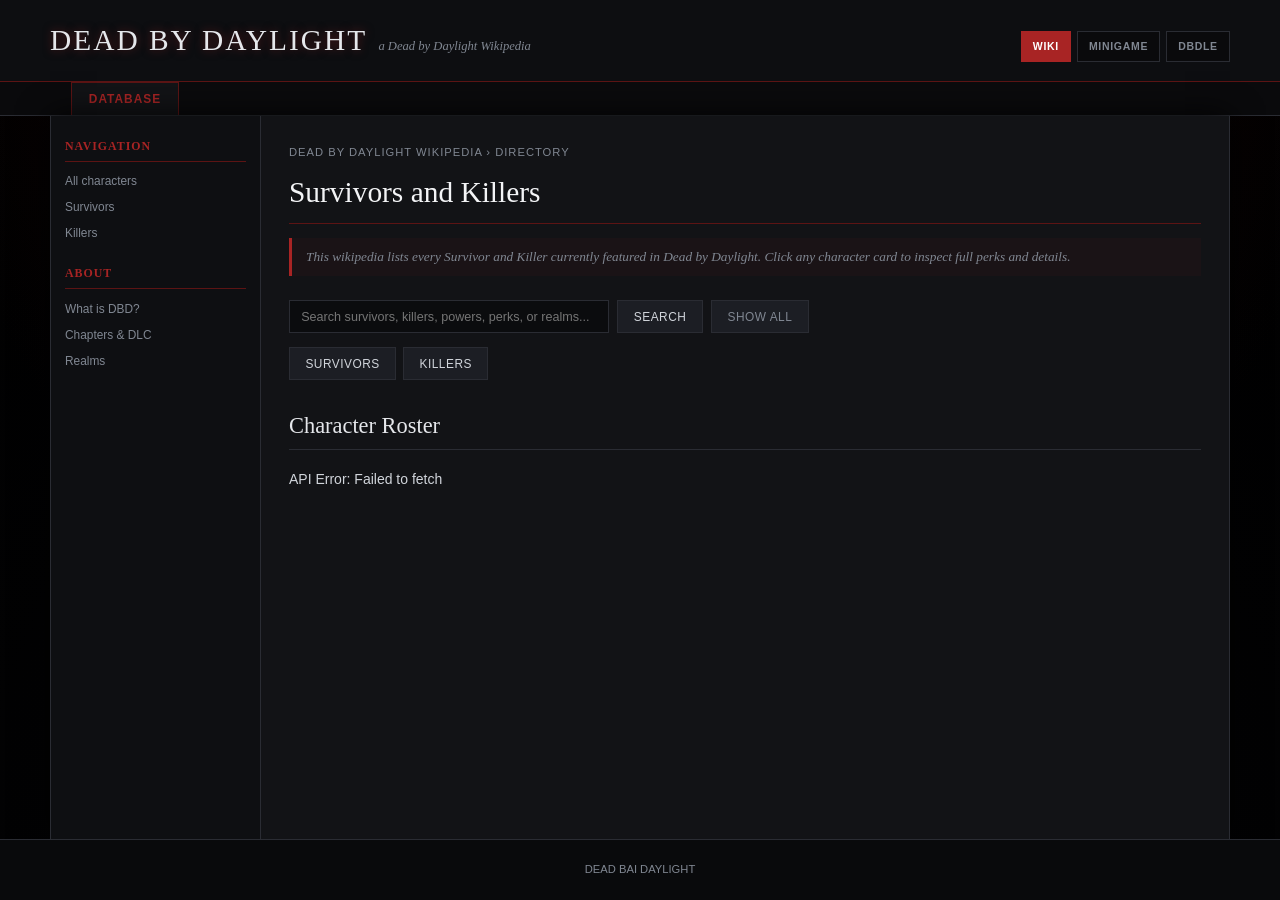
<file: web1/index.html>
<!DOCTYPE html>
<html lang="en">
<head>
    <meta charset="UTF-8">
    <meta name="viewport" content="width=device-width, initial-scale=1.0">
    <title>Dead by Daylight Character Directory — The Fog Wiki</title>
    <link rel="stylesheet" href="style.css">
</head>
<body>

    <header class="site-header">
        <div class="masthead-inner">
            <div class="wordmark">
                <h1>Dead by Daylight</h1>
                <span class="tagline">a Dead by Daylight Wikipedia</span>
            </div>

            <nav class="site-switcher" aria-label="DBD websites">
                <a class="site-switch-link active" href="https://my-fastapi-service-web1.vercel.app/">Wiki</a>
                <a class="site-switch-link" href="https://my-fastapi-service-web2.vercel.app/">Minigame</a>
                <a class="site-switch-link" href="https://my-fastapi-service-web3.vercel.app/">DBDle</a>
            </nav>
        </div>
    </header>

    <div class="tab-bar">
        <div class="tab-bar-inner">
            <button class="active" onclick="loadCharacters(0, '')">Database</button>
        </div>
    </div>

    <div class="page-frame">

        <nav class="wiki-sidebar">
            <h3>Navigation</h3>
            <ul>
                <li><a href="#" onclick="loadCharacters(0, ''); return false;">All characters</a></li>
                <li><a href="#" onclick="loadCharacters(0, 'Survivor'); return false;">Survivors</a></li>
                <li><a href="#" onclick="loadCharacters(0, 'Killer'); return false;">Killers</a></li>
            </ul>
            <h3>About</h3>
            <ul>
                <li><a href="#" onclick="return false;">What is DBD?</a></li>
                <li><a href="#" onclick="return false;">Chapters &amp; DLC</a></li>
                <li><a href="#" onclick="return false;">Realms</a></li>
            </ul>
        </nav>

        <main class="wiki-content">

            <p class="breadcrumb">Dead by Daylight Wikipedia &rsaquo; Directory</p>
            <h2 class="page-title">Survivors and Killers</h2>

            <p class="hatnote">
                This wikipedia lists every Survivor and Killer currently featured in <em>Dead by Daylight</em>. Click any character card to inspect full perks and details.
            </p>

            <section class="search">
                <div class="search-controls">
                    <input type="text" id="searchInput" placeholder="Search survivors, killers, powers, perks, or realms...">
                    <button onclick="searchCharacters(0)">Search</button>
                    <button class="secondary" onclick="loadCharacters(0, '')">Show all</button>
                </div>

                <div class="role-filters">
                    <button class="filter-btn" onclick="loadCharacters(0, 'Survivor')">Survivors</button>
                    <button class="filter-btn" onclick="loadCharacters(0, 'Killer')">Killers</button>
                </div>
            </section>

            <section>
                <h2>Character Roster</h2>
                <div id="characterList" class="agent-list">
                    Loading characters from the fog&hellip;
                </div>

                <div id="paginationContainer" class="pagination">
                    <!-- Dynamic pagination buttons load here -->
                </div>
            </section>

        </main>
    </div>

    <!-- CHARACTER DETAILS MODAL -->
    <div id="characterModal" class="modal">
        <div class="modal-content">
            <span class="close-btn" onclick="closeModal()">&times;</span>
            <div id="modalBody">
                <!-- Dynamic character details load here -->
            </div>
        </div>
    </div>

    <footer>
        <p>DEAD BAI DAYLIGHT</p>
    </footer>

    <script src="app.js"></script>
</body>
</html>
</file>
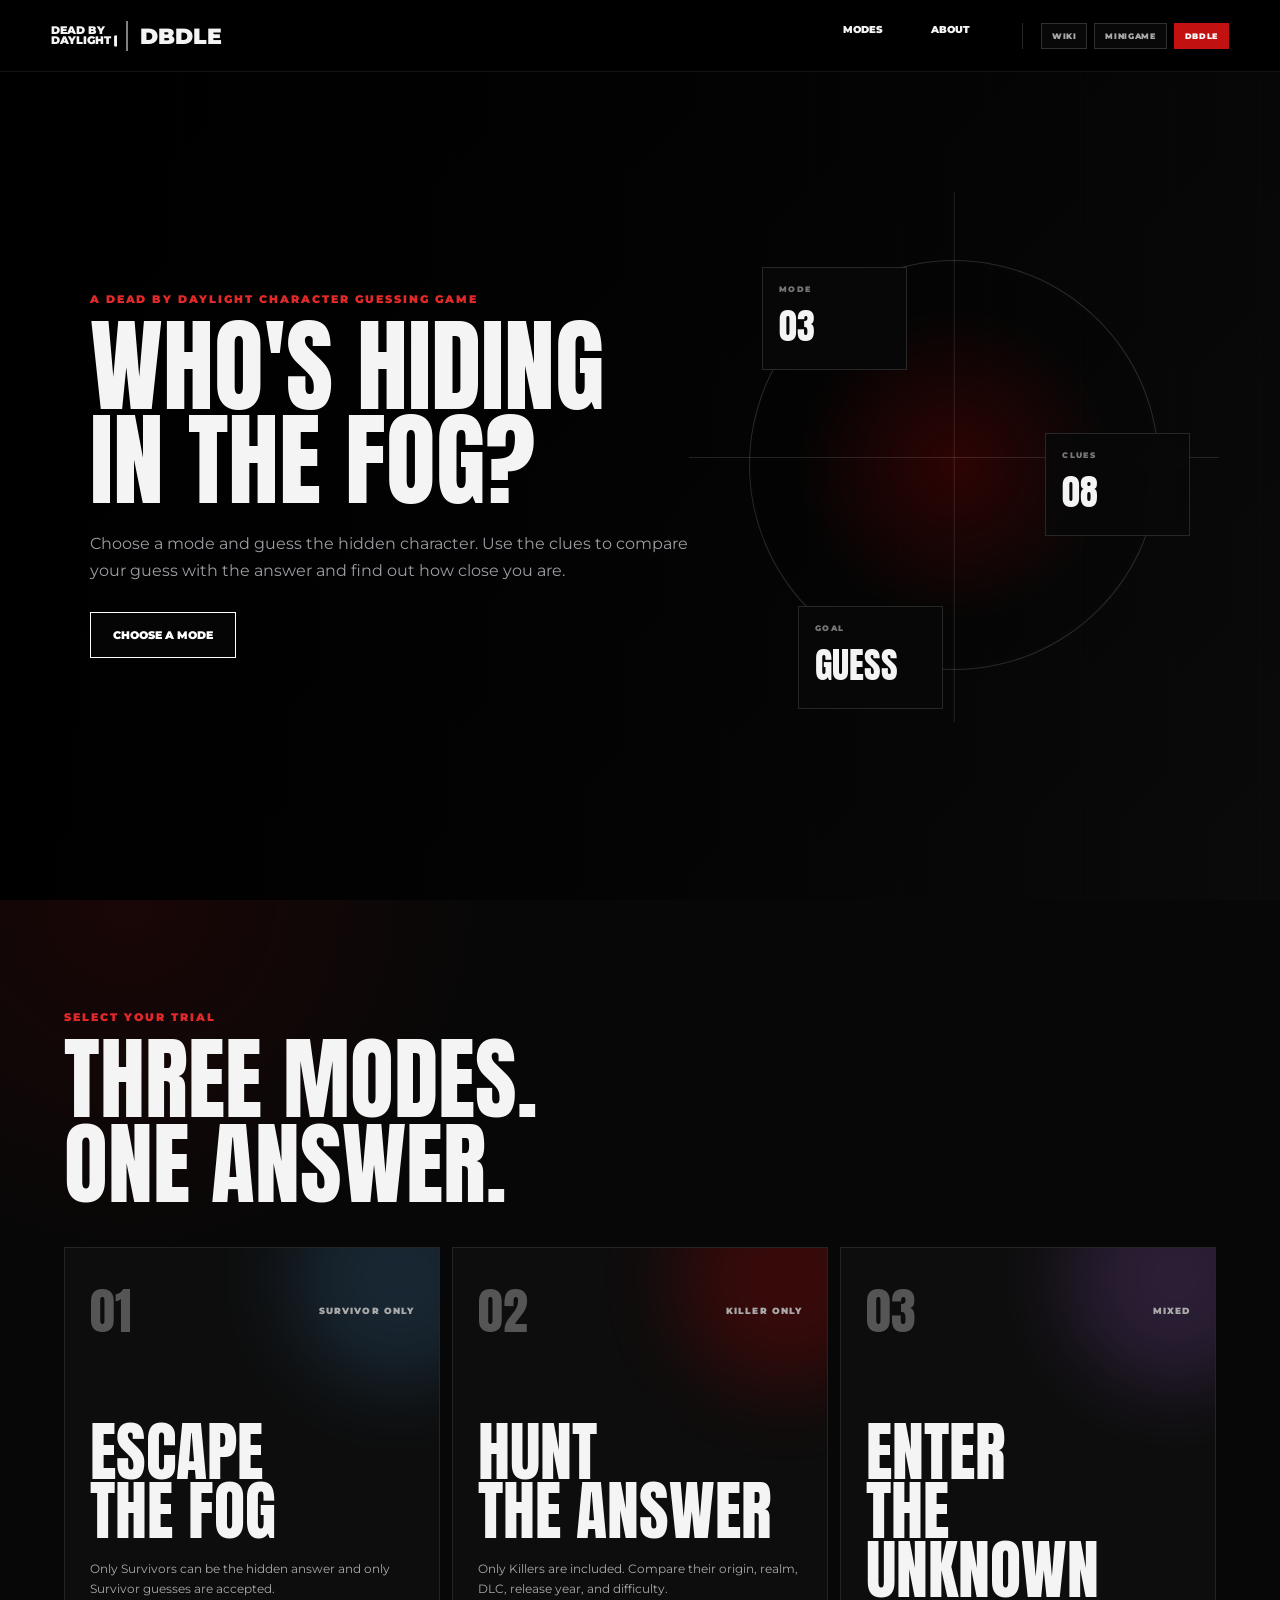
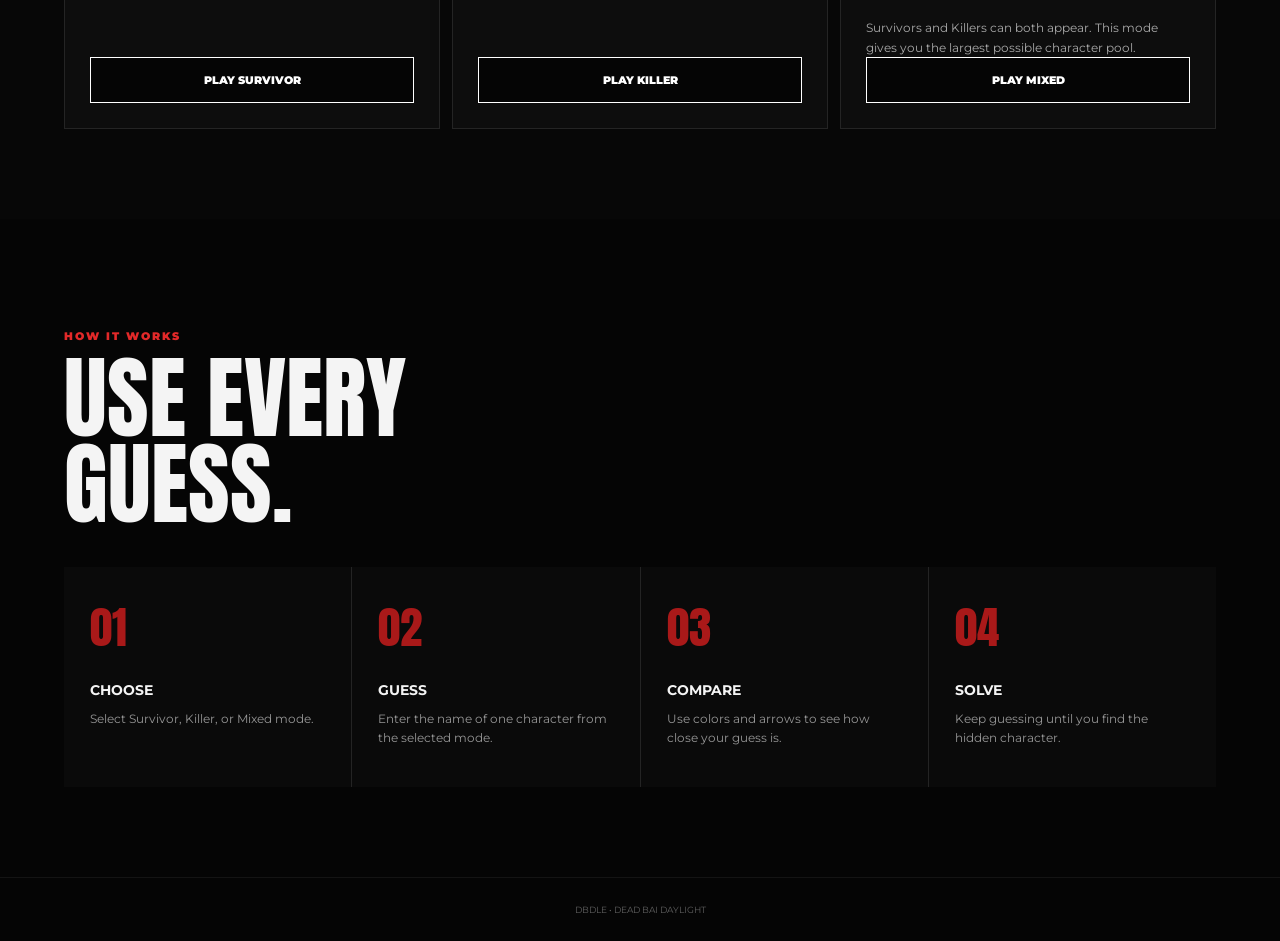
<file: web3/index.html>
<!DOCTYPE html>
<html lang="en">
<head>
    <meta charset="UTF-8">
    <meta name="viewport" content="width=device-width, initial-scale=1.0">
    <meta name="description" content="DBDle - Dead by Daylight character guessing game">
    <title>DBDle - Choose Mode</title>
    <link rel="stylesheet" href="style.css">
</head>
<body class="home-page">

    <header class="topbar">
        <a href="index.html" class="brand">
            <span class="dbd-logo">
                DEAD BY<br>
                DAYLIGHT <span class="scratch">|||||</span>
            </span>

            <span class="brand-divider"></span>
            <span class="brand-title">DBDLE</span>
        </a>

        <nav>
            <a href="#modes">MODES</a>
            <a href="#about">ABOUT</a>

            <div class="site-switcher" aria-label="DBD websites">
                <a class="site-switch-link" href="https://my-fastapi-service-web1.vercel.app/">WIKI</a>
                <a class="site-switch-link" href="https://my-fastapi-service-web2.vercel.app/">MINIGAME</a>
                <a class="site-switch-link active" href="https://my-fastapi-service-web3.vercel.app/">DBDLE</a>
            </div>
        </nav>
    </header>


    <main>
        <section class="home-hero">
            <div class="hero-copy">
                <p class="eyebrow">
                    A DEAD BY DAYLIGHT CHARACTER GUESSING GAME
                </p>

                <h1>
                    WHO'S HIDING<br>
                    IN THE FOG?
                </h1>

                <p class="hero-text">
                    Choose a mode and guess the hidden character. Use the clues to compare your guess with the answer and find out how close you are.
                </p>

                <a href="#modes" class="main-btn">
                    CHOOSE A MODE
                </a>

            </div>


            <div class="hero-art">

                <div class="hero-circle"></div>

                <div class="hero-stat hero-stat-one">
                    <span>MODE</span>
                    <strong>03</strong>
                </div>

                <div class="hero-stat hero-stat-two">
                    <span>CLUES</span>
                    <strong>08</strong>
                </div>

                <div class="hero-stat hero-stat-three">
                    <span>GOAL</span>
                    <strong>GUESS</strong>
                </div>

            </div>

        </section>


        <section id="modes" class="mode-section">

            <div class="section-heading">
                <p class="eyebrow">SELECT YOUR TRIAL</p>
                <h2>THREE MODES.<br>ONE ANSWER.</h2>
            </div>


            <div class="mode-grid">
                <article class="mode-card survivor-mode">
                    <div class="mode-top">
                        <span class="mode-number">01</span>
                        <span class="mode-tag">SURVIVOR ONLY</span>
                    </div>

                    <h3>ESCAPE<br>THE FOG</h3>
                    <p>
                        Only Survivors can be the hidden answer and only Survivor
                        guesses are accepted.
                    </p>

                    <a href="game.html?mode=survivor" class="mode-btn">
                        PLAY SURVIVOR
                    </a>

                </article>


                <article class="mode-card killer-mode">
                    <div class="mode-top">
                        <span class="mode-number">02</span>
                        <span class="mode-tag">KILLER ONLY</span>
                    </div>

                    <h3>HUNT<br>THE ANSWER</h3>

                    <p>
                        Only Killers are included. Compare their origin, realm,
                        DLC, release year, and difficulty.
                    </p>

                    <a href="game.html?mode=killer" class="mode-btn">
                        PLAY KILLER
                    </a>

                </article>


                <article class="mode-card mixed-mode">

                    <div class="mode-top">
                        <span class="mode-number">03</span>
                        <span class="mode-tag">MIXED</span>
                    </div>

                    <h3>ENTER<br>THE UNKNOWN</h3>

                    <p>
                        Survivors and Killers can both appear. This mode gives
                        you the largest possible character pool.
                    </p>

                    <a href="game.html?mode=mixed" class="mode-btn">
                        PLAY MIXED
                    </a>

                </article>

            </div>

        </section>


        <section id="about" class="about-section">

            <div class="section-heading">
                <p class="eyebrow">HOW IT WORKS</p>
                <h2>USE EVERY<br>GUESS.</h2>
            </div>


            <div class="about-grid">

                <article>
                    <span>01</span>
                    <h3>CHOOSE</h3>
                    <p>Select Survivor, Killer, or Mixed mode.</p>
                </article>

                <article>
                    <span>02</span>
                    <h3>GUESS</h3>
                    <p>Enter the name of one character from the selected mode.</p>
                </article>

                <article>
                    <span>03</span>
                    <h3>COMPARE</h3>
                    <p>Use colors and arrows to see how close your guess is.</p>
                </article>

                <article>
                    <span>04</span>
                    <h3>SOLVE</h3>
                    <p>Keep guessing until you find the hidden character.</p>
                </article>

            </div>

        </section>

    </main>


    <footer>
        DBDLE • DEAD BAI DAYLIGHT
    </footer>

</body>
</html>
</file>
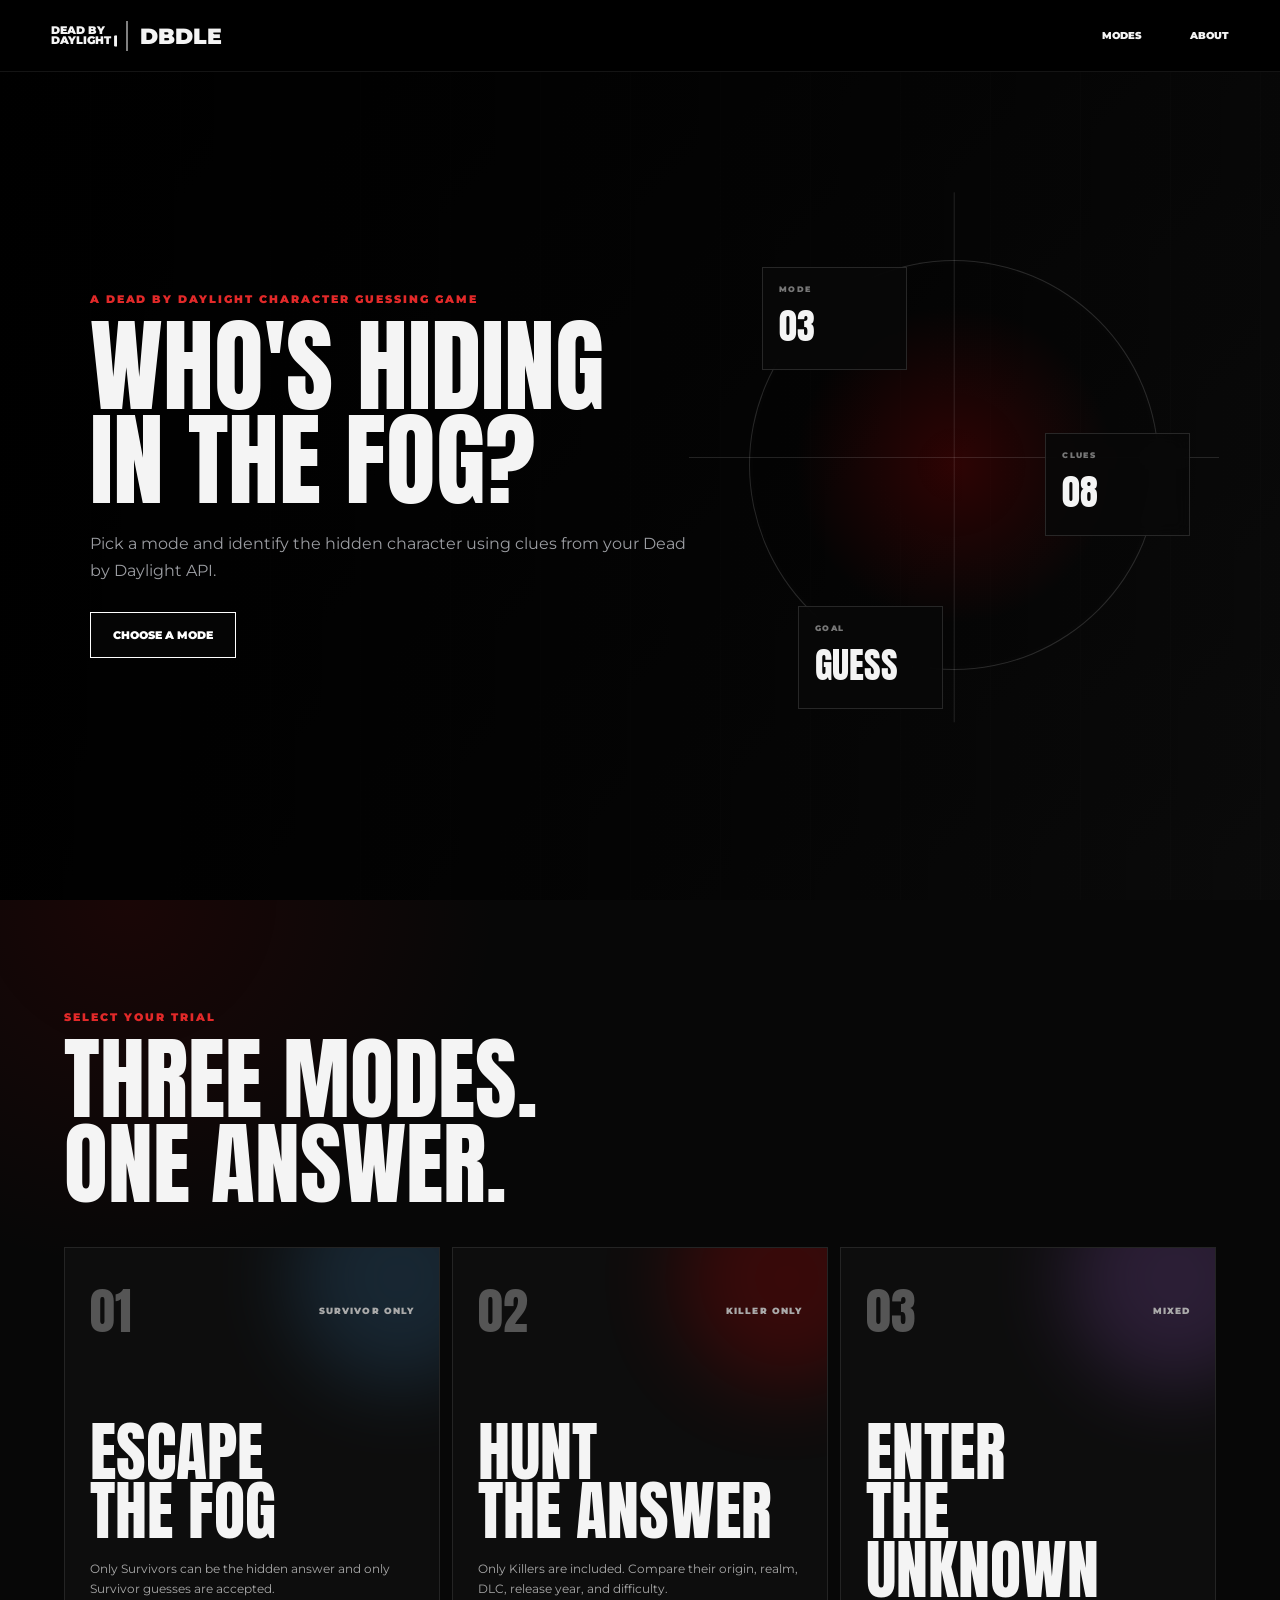
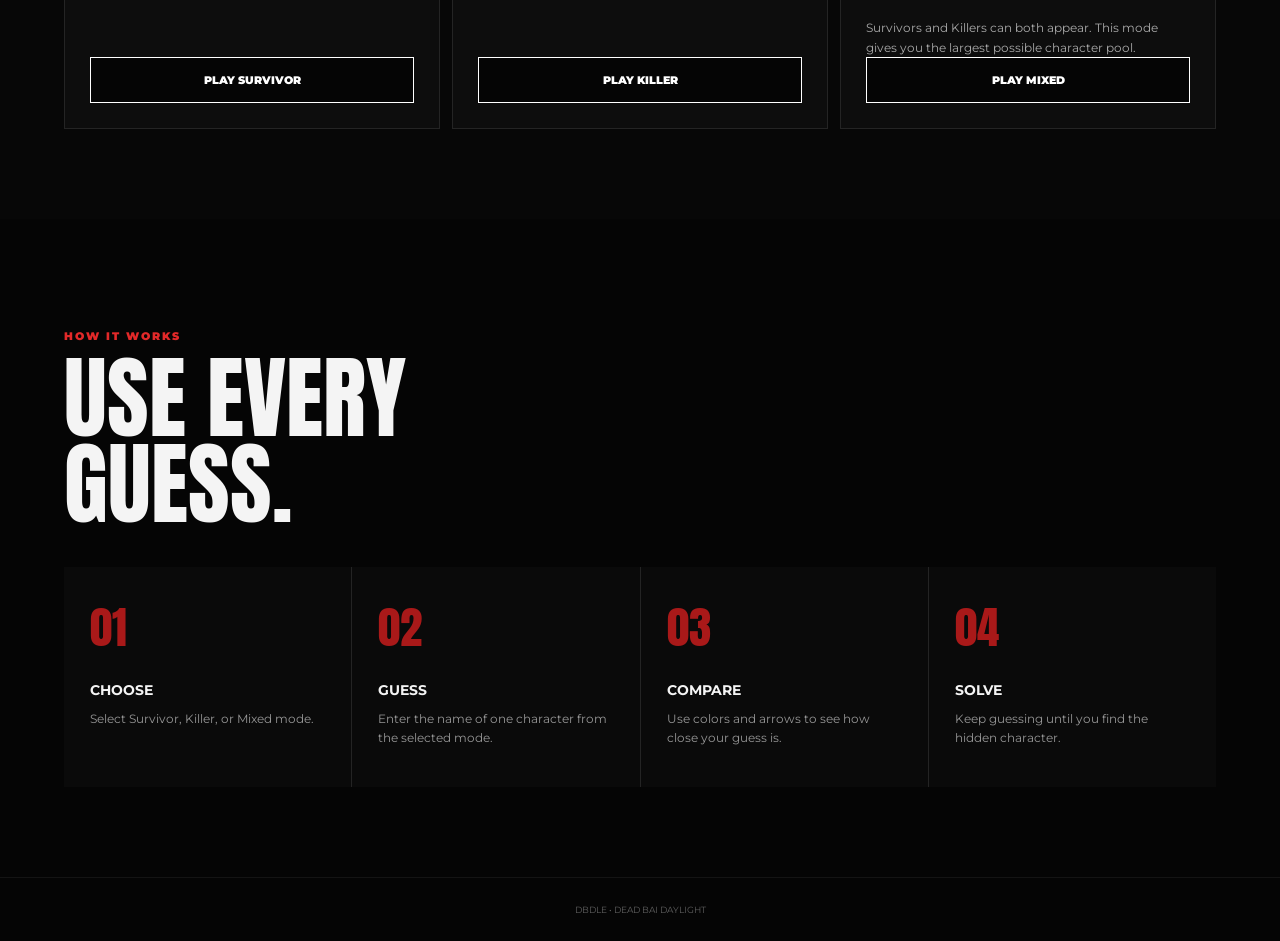
<file: web3/dbd_tier_list_maker/index.html>
<!DOCTYPE html>
<html lang="en">
<head>
    <meta charset="UTF-8">
    <meta name="viewport" content="width=device-width, initial-scale=1.0">
    <meta name="description" content="DBDle - Dead by Daylight character guessing game">
    <title>DBDle - Choose Mode</title>
    <link rel="stylesheet" href="style.css">
</head>
<body class="home-page">

    <header class="topbar">
        <a href="index.html" class="brand">
            <span class="dbd-logo">
                DEAD BY<br>
                DAYLIGHT <span class="scratch">|||||</span>
            </span>

            <span class="brand-divider"></span>
            <span class="brand-title">DBDLE</span>
        </a>

        <nav>
            <a href="#modes">MODES</a>
            <a href="#about">ABOUT</a>
        </nav>
    </header>


    <main>

        <section class="home-hero">

            <div class="hero-copy">

                <p class="eyebrow">
                    A DEAD BY DAYLIGHT CHARACTER GUESSING GAME
                </p>

                <h1>
                    WHO'S HIDING<br>
                    IN THE FOG?
                </h1>

                <p class="hero-text">
                    Pick a mode and identify the hidden character using clues
                    from your Dead by Daylight API.
                </p>

                <a href="#modes" class="main-btn">
                    CHOOSE A MODE
                </a>

            </div>


            <div class="hero-art">

                <div class="hero-circle"></div>

                <div class="hero-stat hero-stat-one">
                    <span>MODE</span>
                    <strong>03</strong>
                </div>

                <div class="hero-stat hero-stat-two">
                    <span>CLUES</span>
                    <strong>08</strong>
                </div>

                <div class="hero-stat hero-stat-three">
                    <span>GOAL</span>
                    <strong>GUESS</strong>
                </div>

            </div>

        </section>


        <section id="modes" class="mode-section">

            <div class="section-heading">
                <p class="eyebrow">SELECT YOUR TRIAL</p>
                <h2>THREE MODES.<br>ONE ANSWER.</h2>
            </div>


            <div class="mode-grid">

                <article class="mode-card survivor-mode">

                    <div class="mode-top">
                        <span class="mode-number">01</span>
                        <span class="mode-tag">SURVIVOR ONLY</span>
                    </div>

                    <h3>ESCAPE<br>THE FOG</h3>

                    <p>
                        Only Survivors can be the hidden answer and only Survivor
                        guesses are accepted.
                    </p>

                    <a href="game.html?mode=survivor" class="mode-btn">
                        PLAY SURVIVOR
                    </a>

                </article>


                <article class="mode-card killer-mode">

                    <div class="mode-top">
                        <span class="mode-number">02</span>
                        <span class="mode-tag">KILLER ONLY</span>
                    </div>

                    <h3>HUNT<br>THE ANSWER</h3>

                    <p>
                        Only Killers are included. Compare their origin, realm,
                        DLC, release year, and difficulty.
                    </p>

                    <a href="game.html?mode=killer" class="mode-btn">
                        PLAY KILLER
                    </a>

                </article>


                <article class="mode-card mixed-mode">

                    <div class="mode-top">
                        <span class="mode-number">03</span>
                        <span class="mode-tag">MIXED</span>
                    </div>

                    <h3>ENTER<br>THE UNKNOWN</h3>

                    <p>
                        Survivors and Killers can both appear. This mode gives
                        you the largest possible character pool.
                    </p>

                    <a href="game.html?mode=mixed" class="mode-btn">
                        PLAY MIXED
                    </a>

                </article>

            </div>

        </section>


        <section id="about" class="about-section">

            <div class="section-heading">
                <p class="eyebrow">HOW IT WORKS</p>
                <h2>USE EVERY<br>GUESS.</h2>
            </div>


            <div class="about-grid">

                <article>
                    <span>01</span>
                    <h3>CHOOSE</h3>
                    <p>Select Survivor, Killer, or Mixed mode.</p>
                </article>

                <article>
                    <span>02</span>
                    <h3>GUESS</h3>
                    <p>Enter the name of one character from the selected mode.</p>
                </article>

                <article>
                    <span>03</span>
                    <h3>COMPARE</h3>
                    <p>Use colors and arrows to see how close your guess is.</p>
                </article>

                <article>
                    <span>04</span>
                    <h3>SOLVE</h3>
                    <p>Keep guessing until you find the hidden character.</p>
                </article>

            </div>

        </section>

    </main>


    <footer>
        DBDLE • DEAD BAI DAYLIGHT
    </footer>

</body>
</html>
</file>
<file: web1/style.css>
/* =========================================================================
   DEAD BY DAYLIGHT DIRECTORY — Fog & Darkness Horror Theme
   ========================================================================= */

:root {
  --horror-bg: #0a0a0c;
  --horror-panel-bg: #121316;
  --horror-card-bg: #18191d;
  --horror-border: #2a2c33;
  --horror-border-red: #5c1414;
  --horror-red: #a82424;
  --horror-red-hover: #d63030;
  --horror-text: #d1d5db;
  --horror-text-muted: #808792;
  --serif: "Georgia", "Times New Roman", serif;
  --sans: "Helvetica Neue", Arial, sans-serif;
}

* {
  box-sizing: border-box;
  margin: 0;
  padding: 0;
}

html {
  font-size: 14px;
}

body {
  background-color: var(--horror-bg);
  background-image: 
    radial-gradient(circle at 50% 0%, #1f0808 0%, transparent 65%),
    radial-gradient(circle at 50% 100%, #050507 0%, #000000 100%);
  color: var(--horror-text);
  font-family: var(--sans);
  line-height: 1.6;
  display: flex;
  flex-direction: column;
  min-height: 100vh;
}

a {
  color: var(--horror-red);
  transition: color 0.2s ease;
}

a:hover {
  color: var(--horror-red-hover);
}

/* =========================================================================
   MASTHEAD & TAB BAR
   ========================================================================= */

header.site-header {
  background: #0d0e11;
  border-bottom: 1px solid var(--horror-border-red);
  padding: 1.2rem 1.5rem;
  box-shadow: 0 4px 20px rgba(0, 0, 0, 0.8);
}

.masthead-inner {
  max-width: 1180px;
  margin: 0 auto;
  display: flex;
  align-items: baseline;
  justify-content: space-between;
  flex-wrap: wrap;
  gap: 0.75rem;
}

.wordmark {
  display: flex;
  align-items: baseline;
  gap: 0.8rem;
}

header h1 {
  font-family: var(--serif);
  font-size: 2.1rem;
  font-weight: normal;
  color: #e5e7eb;
  letter-spacing: 2px;
  text-transform: uppercase;
  text-shadow: 0 0 10px rgba(168, 36, 36, 0.5);
  animation: flicker 3s infinite alternate;
}

header .tagline {
  font-family: var(--serif);
  font-style: italic;
  font-size: 0.9rem;
  color: var(--horror-text-muted);
}

.tab-bar {
  background: #0a0a0c;
  border-bottom: 1px solid var(--horror-border);
}

.tab-bar-inner {
  max-width: 1180px;
  margin: 0 auto;
  display: flex;
  gap: 0.25rem;
  padding: 0 1.5rem;
}

.tab-bar-inner button {
  background: transparent;
  border: 1px solid transparent;
  border-bottom: none;
  padding: 0.65rem 1.2rem;
  font-family: var(--sans);
  font-size: 0.85rem;
  color: var(--horror-text-muted);
  cursor: pointer;
  text-transform: uppercase;
  letter-spacing: 1px;
  transition: all 0.2s ease;
}

.tab-bar-inner button:hover {
  color: #ffffff;
}

.tab-bar-inner button.active {
  background: var(--horror-panel-bg);
  border-color: var(--horror-border-red);
  color: var(--horror-red);
  font-weight: bold;
}

/* =========================================================================
   PAGE FRAME & SIDEBAR
   ========================================================================= */

.page-frame {
  max-width: 1180px;
  margin: 0 auto;
  display: flex;
  width: 100%;
  flex: 1;
  background: var(--horror-panel-bg);
  border-left: 1px solid var(--horror-border);
  border-right: 1px solid var(--horror-border);
  box-shadow: 0 0 30px rgba(0, 0, 0, 0.9);
}

.wiki-sidebar {
  width: 210px;
  flex-shrink: 0;
  background: #0e0f12;
  border-right: 1px solid var(--horror-border);
  padding: 1.5rem 1rem;
  font-size: 0.85rem;
}

.wiki-sidebar h3 {
  font-family: var(--serif);
  font-size: 0.85rem;
  color: var(--horror-red);
  text-transform: uppercase;
  letter-spacing: 1px;
  border-bottom: 1px solid var(--horror-border-red);
  padding-bottom: 0.35rem;
  margin-bottom: 0.75rem;
  margin-top: 1.5rem;
}

.wiki-sidebar h3:first-child {
  margin-top: 0;
}

.wiki-sidebar ul {
  list-style: none;
}

.wiki-sidebar li {
  margin-bottom: 0.5rem;
}

.wiki-sidebar a {
  color: var(--horror-text-muted);
  text-decoration: none;
}

.wiki-sidebar a:hover {
  color: #ffffff;
  padding-left: 4px;
}

/* MAIN CONTENT */

main.wiki-content {
  flex: 1;
  padding: 2rem;
  min-width: 0;
}

.breadcrumb {
  font-size: 0.8rem;
  color: var(--horror-text-muted);
  margin-bottom: 0.5rem;
  text-transform: uppercase;
  letter-spacing: 1px;
}

main.wiki-content > h2.page-title {
  font-family: var(--serif);
  font-size: 2.1rem;
  font-weight: normal;
  color: #f3f4f6;
  border-bottom: 1px solid var(--horror-border-red);
  padding-bottom: 0.5rem;
  margin-bottom: 1rem;
}

.hatnote {
  font-family: var(--serif);
  font-style: italic;
  font-size: 0.95rem;
  color: var(--horror-text-muted);
  padding: 0.6rem 0 0.6rem 1rem;
  border-left: 3px solid var(--horror-red);
  background: rgba(168, 36, 36, 0.05);
  margin-bottom: 1.75rem;
}

/* =========================================================================
   SEARCH & FILTERS
   ========================================================================= */

.search {
  margin-bottom: 2rem;
}

.search-controls {
  display: flex;
  gap: 0.6rem;
  flex-wrap: wrap;
  align-items: center;
}

.search input {
  font-family: var(--sans);
  background-color: #0b0c0e;
  border: 1px solid var(--horror-border);
  color: var(--horror-text);
  padding: 0.6rem 0.8rem;
  font-size: 0.9rem;
  width: 320px;
  max-width: 100%;
  outline: none;
  transition: all 0.2s ease;
}

.search input:focus {
  border-color: var(--horror-red);
  box-shadow: 0 0 10px rgba(168, 36, 36, 0.3);
}

.search button, .role-filters .filter-btn {
  font-family: var(--sans);
  background: #1c1e24;
  color: var(--horror-text);
  border: 1px solid var(--horror-border);
  padding: 0.6rem 1.1rem;
  font-size: 0.85rem;
  cursor: pointer;
  text-transform: uppercase;
  letter-spacing: 0.5px;
  transition: all 0.2s ease;
}

.search button:hover, .role-filters .filter-btn:hover {
  background: var(--horror-red);
  border-color: var(--horror-red);
  color: #ffffff;
  box-shadow: 0 0 12px rgba(168, 36, 36, 0.4);
}

.search button.secondary {
  color: var(--horror-text-muted);
}

.role-filters {
  display: flex;
  gap: 0.5rem;
  margin-top: 1rem !important;
}

/* =========================================================================
   CHARACTER CARDS & PORTRAITS
   ========================================================================= */

h2 {
  font-family: var(--serif);
  font-size: 1.6rem;
  font-weight: normal;
  border-bottom: 1px solid var(--horror-border);
  padding-bottom: 0.4rem;
  margin-bottom: 1.25rem;
  color: #e5e7eb;
}

.agent-list {
  display: grid;
  grid-template-columns: repeat(auto-fill, minmax(240px, 1fr));
  gap: 1.5rem;
  padding-bottom: 1.5rem;
}

.agent-card {
  background: var(--horror-card-bg);
  border: 1px solid var(--horror-border);
  display: flex;
  flex-direction: column;
  position: relative;
  overflow: hidden;
  border-radius: 4px;
  cursor: pointer;
  transition: all 0.3s cubic-bezier(0.25, 0.8, 0.25, 1);
  animation: fadeIn 0.4s ease-out forwards;
}

.agent-card:hover {
  border-color: var(--horror-red);
  transform: translateY(-4px);
  box-shadow: 0 8px 24px rgba(168, 36, 36, 0.25);
}

.agent-card .agent-year {
  position: absolute;
  top: 10px;
  left: 10px;
  z-index: 2;
  background: rgba(10, 10, 12, 0.85);
  border: 1px solid var(--horror-border-red);
  padding: 0.2rem 0.5rem;
  font-size: 0.7rem;
  color: #ffffff;
  letter-spacing: 1px;
}

.card-portrait {
  width: 100%;
  height: 220px;
  background: #090a0c;
  display: flex;
  align-items: center;
  justify-content: center;
  overflow: hidden;
  border-bottom: 1px solid var(--horror-border);
  position: relative;
}

.card-portrait img {
  width: 100%;
  height: 100%;
  object-fit: cover;
  object-position: top center;
  filter: grayscale(25%) contrast(110%);
  transition: transform 0.4s ease, filter 0.4s ease;
}

.agent-card:hover .card-portrait img {
  transform: scale(1.06);
  filter: grayscale(0%) contrast(115%);
}

.card-content {
  padding: 1rem;
  display: flex;
  flex-direction: column;
  flex-grow: 1;
}

.agent-card h3 {
  font-family: var(--serif);
  font-size: 1.2rem;
  font-weight: bold;
  color: #ffffff;
  margin-bottom: 0.3rem;
}

.agent-card .agent-origin {
  color: var(--horror-text-muted);
  font-size: 0.8rem;
  margin-bottom: 0.75rem;
}

.agent-card button {
  margin-top: auto;
  width: 100%;
  background: transparent;
  border: 1px solid var(--horror-border-red);
  color: var(--horror-red);
  padding: 0.5rem;
  font-size: 0.8rem;
  cursor: pointer;
  text-transform: uppercase;
  letter-spacing: 1px;
  transition: all 0.2s ease;
}

.agent-card:hover button {
  background: var(--horror-red);
  color: #ffffff;
}

/* =========================================================================
   PAGINATION
   ========================================================================= */

.pagination {
  display: flex;
  justify-content: center;
  align-items: center;
  gap: 1.5rem;
  padding: 1.5rem 0;
}

.pagination button {
  background: #14151a;
  border: 1px solid var(--horror-border);
  color: var(--horror-text);
  padding: 0.5rem 1rem;
  cursor: pointer;
  transition: all 0.2s ease;
}

.pagination button:hover:not(:disabled) {
  border-color: var(--horror-red);
  color: var(--horror-red);
}

.pagination button:disabled {
  opacity: 0.3;
  cursor: not-allowed;
}

/* =========================================================================
   MODAL — Horror Popup
   ========================================================================= */

.modal {
  display: none;
  position: fixed;
  z-index: 1000;
  left: 0;
  top: 0;
  width: 100%;
  height: 100%;
  background-color: rgba(0, 0, 0, 0.85);
  backdrop-filter: blur(4px);
  justify-content: center;
  align-items: center;
  overflow-y: auto;
  padding: 2rem 1rem;
}

.modal-content {
  background-color: #121317;
  border: 1px solid var(--horror-border-red);
  width: 92%;
  max-width: 620px;
  padding: 2rem;
  position: relative;
  color: var(--horror-text);
  box-shadow: 0 0 35px rgba(168, 36, 36, 0.3);
  animation: modalPop 0.25s cubic-bezier(0.175, 0.885, 0.32, 1.275);
}

.close-btn {
  position: absolute;
  top: 1rem;
  right: 1.2rem;
  color: var(--horror-text-muted);
  font-size: 1.8rem;
  cursor: pointer;
  transition: color 0.2s ease;
}

.close-btn:hover {
  color: var(--horror-red);
}

.modal-body-layout {
  display: flex;
  gap: 1.5rem;
  align-items: flex-start;
  margin-bottom: 1rem;
}

.modal-portrait {
  width: 140px;
  height: 180px;
  object-fit: cover;
  border: 1px solid var(--horror-border-red);
  box-shadow: 0 0 15px rgba(0,0,0,0.8);
  flex-shrink: 0;
}

.modal-header h2 {
  font-family: var(--serif);
  font-size: 1.7rem;
  color: #ffffff;
  border: none;
  padding: 0;
  margin-bottom: 0.3rem;
}

.skills-list {
  background: #090a0c;
  border: 1px solid var(--horror-border);
  padding: 1rem;
  margin-top: 1.25rem;
}

.skills-list p {
  padding: 0.35rem 0;
  border-bottom: 1px solid #1a1b20;
  font-size: 0.85rem;
}

.skills-list p:last-child {
  border-bottom: none;
}

.skills-list p strong {
  color: #e5e7eb;
}

/* =========================================================================
   ANIMATIONS & FOOTER
   ========================================================================= */

@keyframes flicker {
  0%, 100% { opacity: 1; text-shadow: 0 0 10px rgba(168, 36, 36, 0.6); }
  50% { opacity: 0.85; text-shadow: 0 0 4px rgba(168, 36, 36, 0.2); }
  85% { opacity: 0.95; text-shadow: 0 0 14px rgba(168, 36, 36, 0.8); }
}

@keyframes fadeIn {
  from { opacity: 0; transform: translateY(10px); }
  to { opacity: 1; transform: translateY(0); }
}

@keyframes modalPop {
  from { opacity: 0; transform: scale(0.92); }
  to { opacity: 1; transform: scale(1); }
}

footer {
  width: 100%;
  text-align: center;
  padding: 1.5rem;
  border-top: 1px solid var(--horror-border);
  background: #090a0c;
  color: var(--horror-text-muted);
  font-size: 0.8rem;
}


/* =========================================================================
   WEBSITE SWITCHER
   ========================================================================= */

.site-switcher {
  display: flex;
  align-items: center;
  gap: 0.4rem;
  flex-wrap: wrap;
}

.site-switch-link {
  color: var(--horror-text-muted);
  text-decoration: none;
  border: 1px solid var(--horror-border);
  background: #0a0a0c;
  padding: 0.45rem 0.8rem;
  font-family: var(--sans);
  font-size: 0.75rem;
  font-weight: 600;
  text-transform: uppercase;
  letter-spacing: 0.7px;
  transition: all 0.2s ease;
}

.site-switch-link:hover {
  color: #ffffff;
  border-color: var(--horror-red);
  background: #16171b;
}

.site-switch-link.active {
  color: #ffffff;
  background: var(--horror-red);
  border-color: var(--horror-red);
}

@media (max-width: 760px) {
  .masthead-inner {
    align-items: flex-start;
  }

  .site-switcher {
    width: 100%;
  }
}
</file>
<file: web3/style.css>
@import url('https://fonts.googleapis.com/css2?family=Anton&family=Montserrat:wght@500;600;700;800;900&display=swap');

:root {
    --black: #050505;
    --black2: #090909;
    --panel: #101114;
    --panel2: #17191d;
    --white: #f4f4f4;
    --muted: #9b9da2;
    --line: rgba(255,255,255,.12);

    --red: #c11111;
    --red-dark: #751010;
    --green: #168c45;
    --gold: #b97813;
}

* {
    box-sizing: border-box;
    margin: 0;
    padding: 0;
}

html {
    scroll-behavior: smooth;
}

body {
    min-height: 100vh;
    background: var(--black);
    color: var(--white);
    font-family: "Montserrat", Arial, sans-serif;
}

a {
    color: inherit;
    text-decoration: none;
}

button,
input {
    font: inherit;
}

button {
    cursor: pointer;
}

.hidden {
    display: none !important;
}


/* HEADER */

.topbar {
    position: fixed;
    inset: 0 0 auto 0;
    z-index: 100;
    min-height: 72px;
    padding: 12px clamp(18px,4vw,58px);
    display: flex;
    align-items: center;
    justify-content: space-between;
    background: rgba(0,0,0,.94);
    border-bottom: 1px solid rgba(255,255,255,.08);
    backdrop-filter: blur(12px);
}

.brand {
    display: flex;
    align-items: center;
    gap: 12px;
    font-weight: 900;
}

.dbd-logo {
    font-size: 11px;
    line-height: .9;
}

.scratch {
    letter-spacing: -4px;
}

.brand-divider {
    width: 2px;
    height: 30px;
    background: white;
    opacity: .5;
}

.brand-title {
    font-size: clamp(15px,1.7vw,22px);
}

.topbar nav {
    display: flex;
    gap: clamp(18px,4vw,48px);
}

.topbar nav a {
    position: relative;
    font-size: 10px;
    font-weight: 900;
}

.topbar nav a::after {
    content: "";
    position: absolute;
    left: 0;
    bottom: -7px;
    width: 0;
    height: 2px;
    background: var(--red);
    transition: .2s;
}

.topbar nav a:hover::after {
    width: 100%;
}


/* SHARED */

.eyebrow {
    color: #e22929;
    font-size: 11px;
    font-weight: 900;
    letter-spacing: .18em;
    margin-bottom: 13px;
}

.main-btn,
.mode-btn {
    display: inline-flex;
    align-items: center;
    justify-content: center;
    min-height: 46px;
    padding: 0 22px;
    border: 1px solid white;
    background: #050505;
    color: white;
    font-size: 11px;
    font-weight: 900;
}

.main-btn:hover,
.mode-btn:hover {
    background: white;
    color: black;
}

.section-heading h2,
.hero-copy h1,
.game-intro h1 {
    font-family: "Anton", Impact, sans-serif;
    font-weight: 400;
}


/* HOME HERO */

.home-hero {
    min-height: 100vh;
    padding: 120px clamp(20px,7vw,96px) 70px;
    display: grid;
    grid-template-columns: 1.15fr .85fr;
    align-items: center;
    gap: 40px;
    overflow: hidden;

    background:
        linear-gradient(90deg, rgba(0,0,0,.98), rgba(0,0,0,.60)),
        repeating-linear-gradient(
            90deg,
            rgba(255,255,255,.025) 0,
            rgba(255,255,255,.025) 1px,
            transparent 1px,
            transparent 90px
        ),
        linear-gradient(135deg,#030303,#1a1a1a);
}

.hero-copy {
    position: relative;
    z-index: 2;
}

.hero-copy h1 {
    font-size: clamp(62px,8vw,118px);
    line-height: .92;
    margin-bottom: 22px;
}

.hero-text {
    max-width: 620px;
    color: var(--muted);
    line-height: 1.7;
    margin-bottom: 28px;
}

.hero-art {
    position: relative;
    height: 520px;
}

.hero-circle {
    position: absolute;
    width: 410px;
    height: 410px;
    border-radius: 50%;
    border: 1px solid rgba(255,255,255,.14);
    right: 7%;
    top: 45px;

    background:
        radial-gradient(circle, rgba(177,0,0,.24), rgba(0,0,0,.08) 55%, transparent 70%);
}

.hero-circle::before,
.hero-circle::after {
    content: "";
    position: absolute;
    inset: 48% -15%;
    height: 1px;
    background: rgba(255,255,255,.12);
}

.hero-circle::after {
    transform: rotate(90deg);
}

.hero-stat {
    position: absolute;
    min-width: 145px;
    padding: 16px;
    border: 1px solid rgba(255,255,255,.13);
    background: rgba(8,8,8,.88);
    backdrop-filter: blur(8px);
}

.hero-stat span {
    display: block;
    color: #777;
    font-size: 8px;
    font-weight: 900;
    letter-spacing: .16em;
}

.hero-stat strong {
    display: block;
    margin-top: 5px;
    font-family: "Anton", Impact, sans-serif;
    font-size: 36px;
    font-weight: 400;
}

.hero-stat-one {
    top: 10%;
    left: 5%;
}

.hero-stat-two {
    right: 0;
    top: 42%;
}

.hero-stat-three {
    left: 13%;
    bottom: 5%;
}


/* MODES */

.mode-section {
    scroll-margin-top: 72px;
    padding: 110px clamp(18px,5vw,72px) 90px;
    background:
        radial-gradient(circle at 10% 0%, rgba(165,0,0,.12), transparent 25%),
        #070707;
}

.section-heading {
    margin-bottom: 40px;
}

.section-heading h2 {
    font-size: clamp(54px,7vw,96px);
    line-height: .95;
}

.mode-grid {
    display: grid;
    grid-template-columns: repeat(3,1fr);
    gap: 12px;
}

.mode-card {
    min-height: 480px;
    padding: 25px;
    position: relative;
    display: flex;
    flex-direction: column;
    overflow: hidden;
    border: 1px solid #242424;
    background: #0d0d0d;
}

.mode-card::before {
    content: "";
    position: absolute;
    right: -70px;
    top: -80px;
    width: 220px;
    height: 220px;
    border-radius: 50%;
    filter: blur(40px);
    opacity: .24;
}

.survivor-mode::before {
    background: #3b78a8;
}

.killer-mode::before {
    background: #c00000;
}

.mixed-mode::before {
    background: #8b55b5;
}

.mode-top {
    position: relative;
    z-index: 2;
    display: flex;
    justify-content: space-between;
    align-items: center;
}

.mode-number {
    font-family: "Anton", Impact, sans-serif;
    font-size: 50px;
    color: #555;
}

.mode-tag {
    font-size: 9px;
    font-weight: 900;
    letter-spacing: .12em;
    color: #aaa;
}

.mode-card h3 {
    position: relative;
    z-index: 2;
    margin-top: 75px;
    font-family: "Anton", Impact, sans-serif;
    font-size: clamp(46px,5vw,72px);
    line-height: .92;
    font-weight: 400;
}

.mode-card p {
    position: relative;
    z-index: 2;
    margin-top: 18px;
    max-width: 420px;
    color: #a9a9a9;
    line-height: 1.65;
    font-size: 12px;
}

.mode-btn {
    position: relative;
    z-index: 2;
    margin-top: auto;
    width: 100%;
}


/* ABOUT */

.about-section {
    scroll-margin-top: 72px;
    padding: 110px clamp(18px,5vw,72px) 90px;
    background: #050505;
}

.about-grid {
    display: grid;
    grid-template-columns: repeat(4,1fr);
    gap: 1px;
    background: #242424;
}

.about-grid article {
    min-height: 220px;
    padding: 26px;
    background: #0a0a0a;
}

.about-grid span {
    font-family: "Anton", Impact, sans-serif;
    font-size: 45px;
    color: #a91919;
}

.about-grid h3 {
    margin: 20px 0 10px;
    font-size: 14px;
}

.about-grid p {
    color: #969696;
    line-height: 1.6;
    font-size: 12px;
}


/* GAME PAGE */

.game-page {
    background:
        radial-gradient(circle at 50% -10%, rgba(151,0,0,.16), transparent 28%),
        #050505;
}

.game-main {
    width: min(1400px,calc(100% - 30px));
    margin: 0 auto;
    padding: 120px 0 70px;
}

.game-intro {
    padding: 28px 0 32px;
    display: flex;
    align-items: end;
    justify-content: space-between;
    gap: 24px;
    border-bottom: 1px solid var(--line);
}

.game-intro h1 {
    font-size: clamp(55px,8vw,104px);
    line-height: .9;
}

.game-intro > div > p:last-child {
    margin-top: 14px;
    color: var(--muted);
    font-size: 12px;
}

.attempt-card {
    width: 145px;
    padding: 16px;
    border: 1px solid #2d2d2d;
    background: #0d0d0d;
}

.attempt-card span {
    color: #777;
    font-size: 8px;
    font-weight: 900;
    letter-spacing: .13em;
}

.attempt-card strong {
    display: block;
    margin-top: 5px;
    font-family: "Anton", Impact, sans-serif;
    font-size: 38px;
    font-weight: 400;
}

.game-panel {
    margin-top: 22px;
    padding: 20px;
    border: 1px solid #202020;
    background: #080808;
}

.guess-area {
    display: grid;
    grid-template-columns: 1fr 130px;
    gap: 10px;
}

.guess-form {
    display: grid;
    grid-template-columns: 1fr 120px;
    gap: 8px;
}

.guess-form input {
    width: 100%;
    height: 50px;
    padding: 0 15px;
    border: 1px solid #303030;
    background: #111;
    color: white;
    outline: none;
    font-weight: 700;
}

.guess-form input:focus {
    border-color: #777;
}

.guess-form button,
.give-up-btn {
    border: 0;
    font-size: 11px;
    font-weight: 900;
}

.guess-form button {
    background: #f1f1f1;
    color: #060606;
}

.give-up-btn {
    background: #171717;
    color: #d4d4d4;
    border: 1px solid #303030;
}

.legend-panel {
    margin: 15px 0;
    padding: 13px;
    display: flex;
    flex-wrap: wrap;
    gap: 18px;
    border: 1px solid #202020;
    background: #0c0c0c;
}

.legend-panel > div {
    display: flex;
    align-items: center;
    gap: 7px;
}

.legend-panel p {
    font-size: 9px;
    font-weight: 800;
    color: #aaa;
}

.legend-color,
.legend-arrow {
    width: 20px;
    height: 20px;
    display: grid;
    place-items: center;
}

.legend-color.correct {
    background: var(--green);
}

.legend-color.partial {
    background: var(--gold);
}

.legend-color.wrong,
.legend-arrow {
    background: var(--red-dark);
}

.table-scroll {
    width: 100%;
    overflow-x: auto;
}

.guess-table {
    min-width: 1080px;
}

.guess-header,
.guess-row {
    display: grid;
    grid-template-columns:
        120px
        110px
        110px
        145px
        165px
        185px
        110px
        145px;
    gap: 5px;
}

.guess-header {
    margin-bottom: 6px;
}

.guess-header div {
    padding: 9px 4px;
    text-align: center;
    color: #909090;
    font-size: 9px;
    font-weight: 900;
    border-bottom: 2px solid #323232;
}

.guess-rows {
    display: flex;
    flex-direction: column;
    gap: 6px;
}

.guess-row {
    animation: rowIn .25s ease both;
}

@keyframes rowIn {
    from {
        opacity: 0;
        transform: translateY(-8px);
    }

    to {
        opacity: 1;
        transform: translateY(0);
    }
}

.guess-cell {
    min-height: 95px;
    position: relative;
    padding: 8px;
    display: flex;
    align-items: center;
    justify-content: center;
    text-align: center;
    border: 1px solid rgba(255,255,255,.14);
    color: white;
    font-size: 10px;
    font-weight: 800;
    line-height: 1.25;
    overflow: hidden;
}

.guess-cell.correct {
    background: #0f6d38;
}

.guess-cell.partial {
    background: #96620c;
}

.guess-cell.wrong {
    background: #791212;
}

.character-cell {
    padding: 0;
    background: #121212 !important;
}

.character-cell img {
    width: 100%;
    height: 95px;
    object-fit: cover;
    object-position: top center;
}

.character-cell span {
    position: absolute;
    inset: auto 0 0;
    padding: 25px 5px 5px;
    background: linear-gradient(transparent,rgba(0,0,0,.96));
    font-size: 8px;
}

.direction-arrow {
    position: absolute;
    top: 5px;
    right: 6px;
    font-size: 21px;
    font-weight: 900;
}


footer {
    padding: 26px;
    text-align: center;
    color: #606060;
    border-top: 1px solid #141414;
    font-size: 9px;
}


/* RESPONSIVE */

@media (max-width: 950px) {

    .home-hero {
        grid-template-columns: 1fr;
    }

    .hero-art {
        height: 380px;
    }

    .mode-grid {
        grid-template-columns: 1fr;
    }

    .mode-card {
        min-height: 400px;
    }

    .about-grid {
        grid-template-columns: repeat(2,1fr);
    }

}

@media (max-width: 700px) {

    .brand-title,
    .brand-divider {
        display: none;
    }

    .topbar nav {
        gap: 14px;
    }

    .topbar nav a {
        font-size: 8px;
    }

    .game-intro {
        align-items: flex-start;
        flex-direction: column;
    }

    .guess-area {
        grid-template-columns: 1fr;
    }

    .guess-form {
        grid-template-columns: 1fr;
    }

    .guess-form button {
        height: 46px;
    }

}

@media (max-width: 520px) {

    .hero-copy h1 {
        font-size: 52px;
    }

    .hero-art {
        display: none;
    }

    .about-grid {
        grid-template-columns: 1fr;
    }

}


/* RESULT POPUP */

.result-modal {
    position: fixed;
    inset: 0;
    z-index: 200;
    display: grid;
    place-items: center;
    padding: 20px;
}

.result-backdrop {
    position: absolute;
    inset: 0;
    background: rgba(0,0,0,.82);
    backdrop-filter: blur(8px);
    animation: fadeIn .2s ease both;
}

.result-card {
    position: relative;
    z-index: 2;
    width: min(430px, 100%);
    padding: 28px;
    text-align: center;
    border: 1px solid rgba(255,255,255,.16);
    background:
        radial-gradient(circle at 100% 0%, rgba(150,0,0,.22), transparent 35%),
        linear-gradient(180deg, #111318, #08090b);
    box-shadow: 0 30px 90px rgba(0,0,0,.65);
    animation: resultPop .28s ease both;
}

.result-close {
    position: absolute;
    top: 10px;
    right: 12px;
    width: 34px;
    height: 34px;
    border: 0;
    background: transparent;
    color: #999;
    font-size: 28px;
    line-height: 1;
}

.result-close:hover {
    color: white;
}

.result-eyebrow {
    color: #58d88c;
    font-size: 9px;
    font-weight: 900;
    letter-spacing: .16em;
    margin-bottom: 16px;
}

.result-image-wrap {
    width: 150px;
    height: 185px;
    margin: 0 auto 18px;
    overflow: hidden;
    border: 1px solid rgba(255,255,255,.18);
    background: #111;
}

.result-image-wrap img {
    width: 100%;
    height: 100%;
    object-fit: cover;
    object-position: top center;
}

.result-small-label {
    color: #777f84;
    font-size: 8px;
    font-weight: 900;
    letter-spacing: .12em;
}

.result-card h2 {
    margin-top: 3px;
    font-family: "Anton", Impact, sans-serif;
    font-size: clamp(42px, 7vw, 62px);
    line-height: .95;
    font-weight: 400;
}

.result-info {
    margin-top: 10px;
    color: #a7ada9;
    font-size: 11px;
    line-height: 1.6;
}

.result-actions {
    margin-top: 22px;
    display: grid;
    grid-template-columns: 1fr 1fr;
    gap: 8px;
}

.result-actions button,
.result-actions a {
    min-height: 44px;
    padding: 0 16px;
    display: inline-flex;
    align-items: center;
    justify-content: center;
    border: 1px solid white;
    background: #050505;
    color: white;
    font-size: 10px;
    font-weight: 900;
}

.result-actions button:hover,
.result-actions a:hover {
    background: white;
    color: black;
}

@keyframes fadeIn {
    from { opacity: 0; }
    to { opacity: 1; }
}

@keyframes resultPop {
    from {
        opacity: 0;
        transform: translateY(18px) scale(.96);
    }

    to {
        opacity: 1;
        transform: translateY(0) scale(1);
    }
}

@media (max-width: 520px) {
    .result-card {
        padding: 24px 18px 18px;
    }

    .result-actions {
        grid-template-columns: 1fr;
    }
}

/* WEBSITE SWITCHER */

.site-switcher {
    display: flex;
    align-items: center;
    gap: 7px;
    margin-left: 4px;
    padding-left: 18px;
    border-left: 1px solid rgba(255,255,255,.15);
}

.site-switch-link {
    padding: 7px 10px;
    border: 1px solid rgba(255,255,255,.16);
    background: rgba(255,255,255,.03);
    color: #a8a8a8 !important;
    font-size: 8px !important;
    font-weight: 900;
    letter-spacing: .08em;
    transition: color .2s ease, border-color .2s ease, background .2s ease;
}

.site-switch-link::after {
    display: none !important;
}

.site-switch-link:hover {
    color: #fff !important;
    border-color: var(--red);
    background: rgba(193,17,17,.13);
}

.site-switch-link.active {
    color: #fff !important;
    background: var(--red);
    border-color: var(--red);
}

@media (max-width: 900px) {
    .topbar { align-items: center; }
    .topbar nav { gap: 12px; }
    .site-switcher { padding-left: 12px; gap: 5px; }
    .site-switch-link { padding: 6px 7px; font-size: 7px !important; }
}

@media (max-width: 700px) {
    .topbar { min-height: auto; align-items: flex-start; }
    .topbar nav { flex-wrap: wrap; justify-content: flex-end; }
    .site-switcher {
        width: 100%;
        justify-content: flex-end;
        margin-left: 0;
        padding-left: 0;
        padding-top: 8px;
        border-left: 0;
        border-top: 1px solid rgba(255,255,255,.10);
    }
}
</file>
<file: web3/dbd_tier_list_maker/style.css>
@import url('https://fonts.googleapis.com/css2?family=Anton&family=Montserrat:wght@500;600;700;800;900&display=swap');

:root {
    --black: #050505;
    --black2: #090909;
    --panel: #101114;
    --panel2: #17191d;
    --white: #f4f4f4;
    --muted: #9b9da2;
    --line: rgba(255,255,255,.12);

    --red: #c11111;
    --red-dark: #751010;
    --green: #168c45;
    --gold: #b97813;
}

* {
    box-sizing: border-box;
    margin: 0;
    padding: 0;
}

html {
    scroll-behavior: smooth;
}

body {
    min-height: 100vh;
    background: var(--black);
    color: var(--white);
    font-family: "Montserrat", Arial, sans-serif;
}

a {
    color: inherit;
    text-decoration: none;
}

button,
input {
    font: inherit;
}

button {
    cursor: pointer;
}

.hidden {
    display: none !important;
}


/* HEADER */

.topbar {
    position: fixed;
    inset: 0 0 auto 0;
    z-index: 100;
    min-height: 72px;
    padding: 12px clamp(18px,4vw,58px);
    display: flex;
    align-items: center;
    justify-content: space-between;
    background: rgba(0,0,0,.94);
    border-bottom: 1px solid rgba(255,255,255,.08);
    backdrop-filter: blur(12px);
}

.brand {
    display: flex;
    align-items: center;
    gap: 12px;
    font-weight: 900;
}

.dbd-logo {
    font-size: 11px;
    line-height: .9;
}

.scratch {
    letter-spacing: -4px;
}

.brand-divider {
    width: 2px;
    height: 30px;
    background: white;
    opacity: .5;
}

.brand-title {
    font-size: clamp(15px,1.7vw,22px);
}

.topbar nav {
    display: flex;
    gap: clamp(18px,4vw,48px);
}

.topbar nav a {
    position: relative;
    font-size: 10px;
    font-weight: 900;
}

.topbar nav a::after {
    content: "";
    position: absolute;
    left: 0;
    bottom: -7px;
    width: 0;
    height: 2px;
    background: var(--red);
    transition: .2s;
}

.topbar nav a:hover::after {
    width: 100%;
}


/* SHARED */

.eyebrow {
    color: #e22929;
    font-size: 11px;
    font-weight: 900;
    letter-spacing: .18em;
    margin-bottom: 13px;
}

.main-btn,
.mode-btn {
    display: inline-flex;
    align-items: center;
    justify-content: center;
    min-height: 46px;
    padding: 0 22px;
    border: 1px solid white;
    background: #050505;
    color: white;
    font-size: 11px;
    font-weight: 900;
}

.main-btn:hover,
.mode-btn:hover {
    background: white;
    color: black;
}

.section-heading h2,
.hero-copy h1,
.game-intro h1 {
    font-family: "Anton", Impact, sans-serif;
    font-weight: 400;
}


/* HOME HERO */

.home-hero {
    min-height: 100vh;
    padding: 120px clamp(20px,7vw,96px) 70px;
    display: grid;
    grid-template-columns: 1.15fr .85fr;
    align-items: center;
    gap: 40px;
    overflow: hidden;

    background:
        linear-gradient(90deg, rgba(0,0,0,.98), rgba(0,0,0,.60)),
        repeating-linear-gradient(
            90deg,
            rgba(255,255,255,.025) 0,
            rgba(255,255,255,.025) 1px,
            transparent 1px,
            transparent 90px
        ),
        linear-gradient(135deg,#030303,#1a1a1a);
}

.hero-copy {
    position: relative;
    z-index: 2;
}

.hero-copy h1 {
    font-size: clamp(62px,8vw,118px);
    line-height: .92;
    margin-bottom: 22px;
}

.hero-text {
    max-width: 620px;
    color: var(--muted);
    line-height: 1.7;
    margin-bottom: 28px;
}

.hero-art {
    position: relative;
    height: 520px;
}

.hero-circle {
    position: absolute;
    width: 410px;
    height: 410px;
    border-radius: 50%;
    border: 1px solid rgba(255,255,255,.14);
    right: 7%;
    top: 45px;

    background:
        radial-gradient(circle, rgba(177,0,0,.24), rgba(0,0,0,.08) 55%, transparent 70%);
}

.hero-circle::before,
.hero-circle::after {
    content: "";
    position: absolute;
    inset: 48% -15%;
    height: 1px;
    background: rgba(255,255,255,.12);
}

.hero-circle::after {
    transform: rotate(90deg);
}

.hero-stat {
    position: absolute;
    min-width: 145px;
    padding: 16px;
    border: 1px solid rgba(255,255,255,.13);
    background: rgba(8,8,8,.88);
    backdrop-filter: blur(8px);
}

.hero-stat span {
    display: block;
    color: #777;
    font-size: 8px;
    font-weight: 900;
    letter-spacing: .16em;
}

.hero-stat strong {
    display: block;
    margin-top: 5px;
    font-family: "Anton", Impact, sans-serif;
    font-size: 36px;
    font-weight: 400;
}

.hero-stat-one {
    top: 10%;
    left: 5%;
}

.hero-stat-two {
    right: 0;
    top: 42%;
}

.hero-stat-three {
    left: 13%;
    bottom: 5%;
}


/* MODES */

.mode-section {
    scroll-margin-top: 72px;
    padding: 110px clamp(18px,5vw,72px) 90px;
    background:
        radial-gradient(circle at 10% 0%, rgba(165,0,0,.12), transparent 25%),
        #070707;
}

.section-heading {
    margin-bottom: 40px;
}

.section-heading h2 {
    font-size: clamp(54px,7vw,96px);
    line-height: .95;
}

.mode-grid {
    display: grid;
    grid-template-columns: repeat(3,1fr);
    gap: 12px;
}

.mode-card {
    min-height: 480px;
    padding: 25px;
    position: relative;
    display: flex;
    flex-direction: column;
    overflow: hidden;
    border: 1px solid #242424;
    background: #0d0d0d;
}

.mode-card::before {
    content: "";
    position: absolute;
    right: -70px;
    top: -80px;
    width: 220px;
    height: 220px;
    border-radius: 50%;
    filter: blur(40px);
    opacity: .24;
}

.survivor-mode::before {
    background: #3b78a8;
}

.killer-mode::before {
    background: #c00000;
}

.mixed-mode::before {
    background: #8b55b5;
}

.mode-top {
    position: relative;
    z-index: 2;
    display: flex;
    justify-content: space-between;
    align-items: center;
}

.mode-number {
    font-family: "Anton", Impact, sans-serif;
    font-size: 50px;
    color: #555;
}

.mode-tag {
    font-size: 9px;
    font-weight: 900;
    letter-spacing: .12em;
    color: #aaa;
}

.mode-card h3 {
    position: relative;
    z-index: 2;
    margin-top: 75px;
    font-family: "Anton", Impact, sans-serif;
    font-size: clamp(46px,5vw,72px);
    line-height: .92;
    font-weight: 400;
}

.mode-card p {
    position: relative;
    z-index: 2;
    margin-top: 18px;
    max-width: 420px;
    color: #a9a9a9;
    line-height: 1.65;
    font-size: 12px;
}

.mode-btn {
    position: relative;
    z-index: 2;
    margin-top: auto;
    width: 100%;
}


/* ABOUT */

.about-section {
    scroll-margin-top: 72px;
    padding: 110px clamp(18px,5vw,72px) 90px;
    background: #050505;
}

.about-grid {
    display: grid;
    grid-template-columns: repeat(4,1fr);
    gap: 1px;
    background: #242424;
}

.about-grid article {
    min-height: 220px;
    padding: 26px;
    background: #0a0a0a;
}

.about-grid span {
    font-family: "Anton", Impact, sans-serif;
    font-size: 45px;
    color: #a91919;
}

.about-grid h3 {
    margin: 20px 0 10px;
    font-size: 14px;
}

.about-grid p {
    color: #969696;
    line-height: 1.6;
    font-size: 12px;
}


/* GAME PAGE */

.game-page {
    background:
        radial-gradient(circle at 50% -10%, rgba(151,0,0,.16), transparent 28%),
        #050505;
}

.game-main {
    width: min(1400px,calc(100% - 30px));
    margin: 0 auto;
    padding: 120px 0 70px;
}

.game-intro {
    padding: 28px 0 32px;
    display: flex;
    align-items: end;
    justify-content: space-between;
    gap: 24px;
    border-bottom: 1px solid var(--line);
}

.game-intro h1 {
    font-size: clamp(55px,8vw,104px);
    line-height: .9;
}

.game-intro > div > p:last-child {
    margin-top: 14px;
    color: var(--muted);
    font-size: 12px;
}

.attempt-card {
    width: 145px;
    padding: 16px;
    border: 1px solid #2d2d2d;
    background: #0d0d0d;
}

.attempt-card span {
    color: #777;
    font-size: 8px;
    font-weight: 900;
    letter-spacing: .13em;
}

.attempt-card strong {
    display: block;
    margin-top: 5px;
    font-family: "Anton", Impact, sans-serif;
    font-size: 38px;
    font-weight: 400;
}

.game-panel {
    margin-top: 22px;
    padding: 20px;
    border: 1px solid #202020;
    background: #080808;
}

.guess-area {
    display: grid;
    grid-template-columns: 1fr 130px;
    gap: 10px;
}

.guess-form {
    display: grid;
    grid-template-columns: 1fr 120px;
    gap: 8px;
}

.guess-form input {
    width: 100%;
    height: 50px;
    padding: 0 15px;
    border: 1px solid #303030;
    background: #111;
    color: white;
    outline: none;
    font-weight: 700;
}

.guess-form input:focus {
    border-color: #777;
}

.guess-form button,
.give-up-btn {
    border: 0;
    font-size: 11px;
    font-weight: 900;
}

.guess-form button {
    background: #f1f1f1;
    color: #060606;
}

.give-up-btn {
    background: #171717;
    color: #d4d4d4;
    border: 1px solid #303030;
}

.legend-panel {
    margin: 15px 0;
    padding: 13px;
    display: flex;
    flex-wrap: wrap;
    gap: 18px;
    border: 1px solid #202020;
    background: #0c0c0c;
}

.legend-panel > div {
    display: flex;
    align-items: center;
    gap: 7px;
}

.legend-panel p {
    font-size: 9px;
    font-weight: 800;
    color: #aaa;
}

.legend-color,
.legend-arrow {
    width: 20px;
    height: 20px;
    display: grid;
    place-items: center;
}

.legend-color.correct {
    background: var(--green);
}

.legend-color.partial {
    background: var(--gold);
}

.legend-color.wrong,
.legend-arrow {
    background: var(--red-dark);
}

.table-scroll {
    width: 100%;
    overflow-x: auto;
}

.guess-table {
    min-width: 1080px;
}

.guess-header,
.guess-row {
    display: grid;
    grid-template-columns:
        120px
        110px
        110px
        145px
        165px
        185px
        110px
        145px;
    gap: 5px;
}

.guess-header {
    margin-bottom: 6px;
}

.guess-header div {
    padding: 9px 4px;
    text-align: center;
    color: #909090;
    font-size: 9px;
    font-weight: 900;
    border-bottom: 2px solid #323232;
}

.guess-rows {
    display: flex;
    flex-direction: column;
    gap: 6px;
}

.guess-row {
    animation: rowIn .25s ease both;
}

@keyframes rowIn {
    from {
        opacity: 0;
        transform: translateY(-8px);
    }

    to {
        opacity: 1;
        transform: translateY(0);
    }
}

.guess-cell {
    min-height: 95px;
    position: relative;
    padding: 8px;
    display: flex;
    align-items: center;
    justify-content: center;
    text-align: center;
    border: 1px solid rgba(255,255,255,.14);
    color: white;
    font-size: 10px;
    font-weight: 800;
    line-height: 1.25;
    overflow: hidden;
}

.guess-cell.correct {
    background: #0f6d38;
}

.guess-cell.partial {
    background: #96620c;
}

.guess-cell.wrong {
    background: #791212;
}

.character-cell {
    padding: 0;
    background: #121212 !important;
}

.character-cell img {
    width: 100%;
    height: 95px;
    object-fit: cover;
    object-position: top center;
}

.character-cell span {
    position: absolute;
    inset: auto 0 0;
    padding: 25px 5px 5px;
    background: linear-gradient(transparent,rgba(0,0,0,.96));
    font-size: 8px;
}

.direction-arrow {
    position: absolute;
    top: 5px;
    right: 6px;
    font-size: 21px;
    font-weight: 900;
}


footer {
    padding: 26px;
    text-align: center;
    color: #606060;
    border-top: 1px solid #141414;
    font-size: 9px;
}


/* RESPONSIVE */

@media (max-width: 950px) {

    .home-hero {
        grid-template-columns: 1fr;
    }

    .hero-art {
        height: 380px;
    }

    .mode-grid {
        grid-template-columns: 1fr;
    }

    .mode-card {
        min-height: 400px;
    }

    .about-grid {
        grid-template-columns: repeat(2,1fr);
    }

}

@media (max-width: 700px) {

    .brand-title,
    .brand-divider {
        display: none;
    }

    .topbar nav {
        gap: 14px;
    }

    .topbar nav a {
        font-size: 8px;
    }

    .game-intro {
        align-items: flex-start;
        flex-direction: column;
    }

    .guess-area {
        grid-template-columns: 1fr;
    }

    .guess-form {
        grid-template-columns: 1fr;
    }

    .guess-form button {
        height: 46px;
    }

}

@media (max-width: 520px) {

    .hero-copy h1 {
        font-size: 52px;
    }

    .hero-art {
        display: none;
    }

    .about-grid {
        grid-template-columns: 1fr;
    }

}


/* RESULT POPUP */

.result-modal {
    position: fixed;
    inset: 0;
    z-index: 200;
    display: grid;
    place-items: center;
    padding: 20px;
}

.result-backdrop {
    position: absolute;
    inset: 0;
    background: rgba(0,0,0,.82);
    backdrop-filter: blur(8px);
    animation: fadeIn .2s ease both;
}

.result-card {
    position: relative;
    z-index: 2;
    width: min(430px, 100%);
    padding: 28px;
    text-align: center;
    border: 1px solid rgba(255,255,255,.16);
    background:
        radial-gradient(circle at 100% 0%, rgba(150,0,0,.22), transparent 35%),
        linear-gradient(180deg, #111318, #08090b);
    box-shadow: 0 30px 90px rgba(0,0,0,.65);
    animation: resultPop .28s ease both;
}

.result-close {
    position: absolute;
    top: 10px;
    right: 12px;
    width: 34px;
    height: 34px;
    border: 0;
    background: transparent;
    color: #999;
    font-size: 28px;
    line-height: 1;
}

.result-close:hover {
    color: white;
}

.result-eyebrow {
    color: #58d88c;
    font-size: 9px;
    font-weight: 900;
    letter-spacing: .16em;
    margin-bottom: 16px;
}

.result-image-wrap {
    width: 150px;
    height: 185px;
    margin: 0 auto 18px;
    overflow: hidden;
    border: 1px solid rgba(255,255,255,.18);
    background: #111;
}

.result-image-wrap img {
    width: 100%;
    height: 100%;
    object-fit: cover;
    object-position: top center;
}

.result-small-label {
    color: #777f84;
    font-size: 8px;
    font-weight: 900;
    letter-spacing: .12em;
}

.result-card h2 {
    margin-top: 3px;
    font-family: "Anton", Impact, sans-serif;
    font-size: clamp(42px, 7vw, 62px);
    line-height: .95;
    font-weight: 400;
}

.result-info {
    margin-top: 10px;
    color: #a7ada9;
    font-size: 11px;
    line-height: 1.6;
}

.result-actions {
    margin-top: 22px;
    display: grid;
    grid-template-columns: 1fr 1fr;
    gap: 8px;
}

.result-actions button,
.result-actions a {
    min-height: 44px;
    padding: 0 16px;
    display: inline-flex;
    align-items: center;
    justify-content: center;
    border: 1px solid white;
    background: #050505;
    color: white;
    font-size: 10px;
    font-weight: 900;
}

.result-actions button:hover,
.result-actions a:hover {
    background: white;
    color: black;
}

@keyframes fadeIn {
    from { opacity: 0; }
    to { opacity: 1; }
}

@keyframes resultPop {
    from {
        opacity: 0;
        transform: translateY(18px) scale(.96);
    }

    to {
        opacity: 1;
        transform: translateY(0) scale(1);
    }
}

@media (max-width: 520px) {
    .result-card {
        padding: 24px 18px 18px;
    }

    .result-actions {
        grid-template-columns: 1fr;
    }
}
</file>
